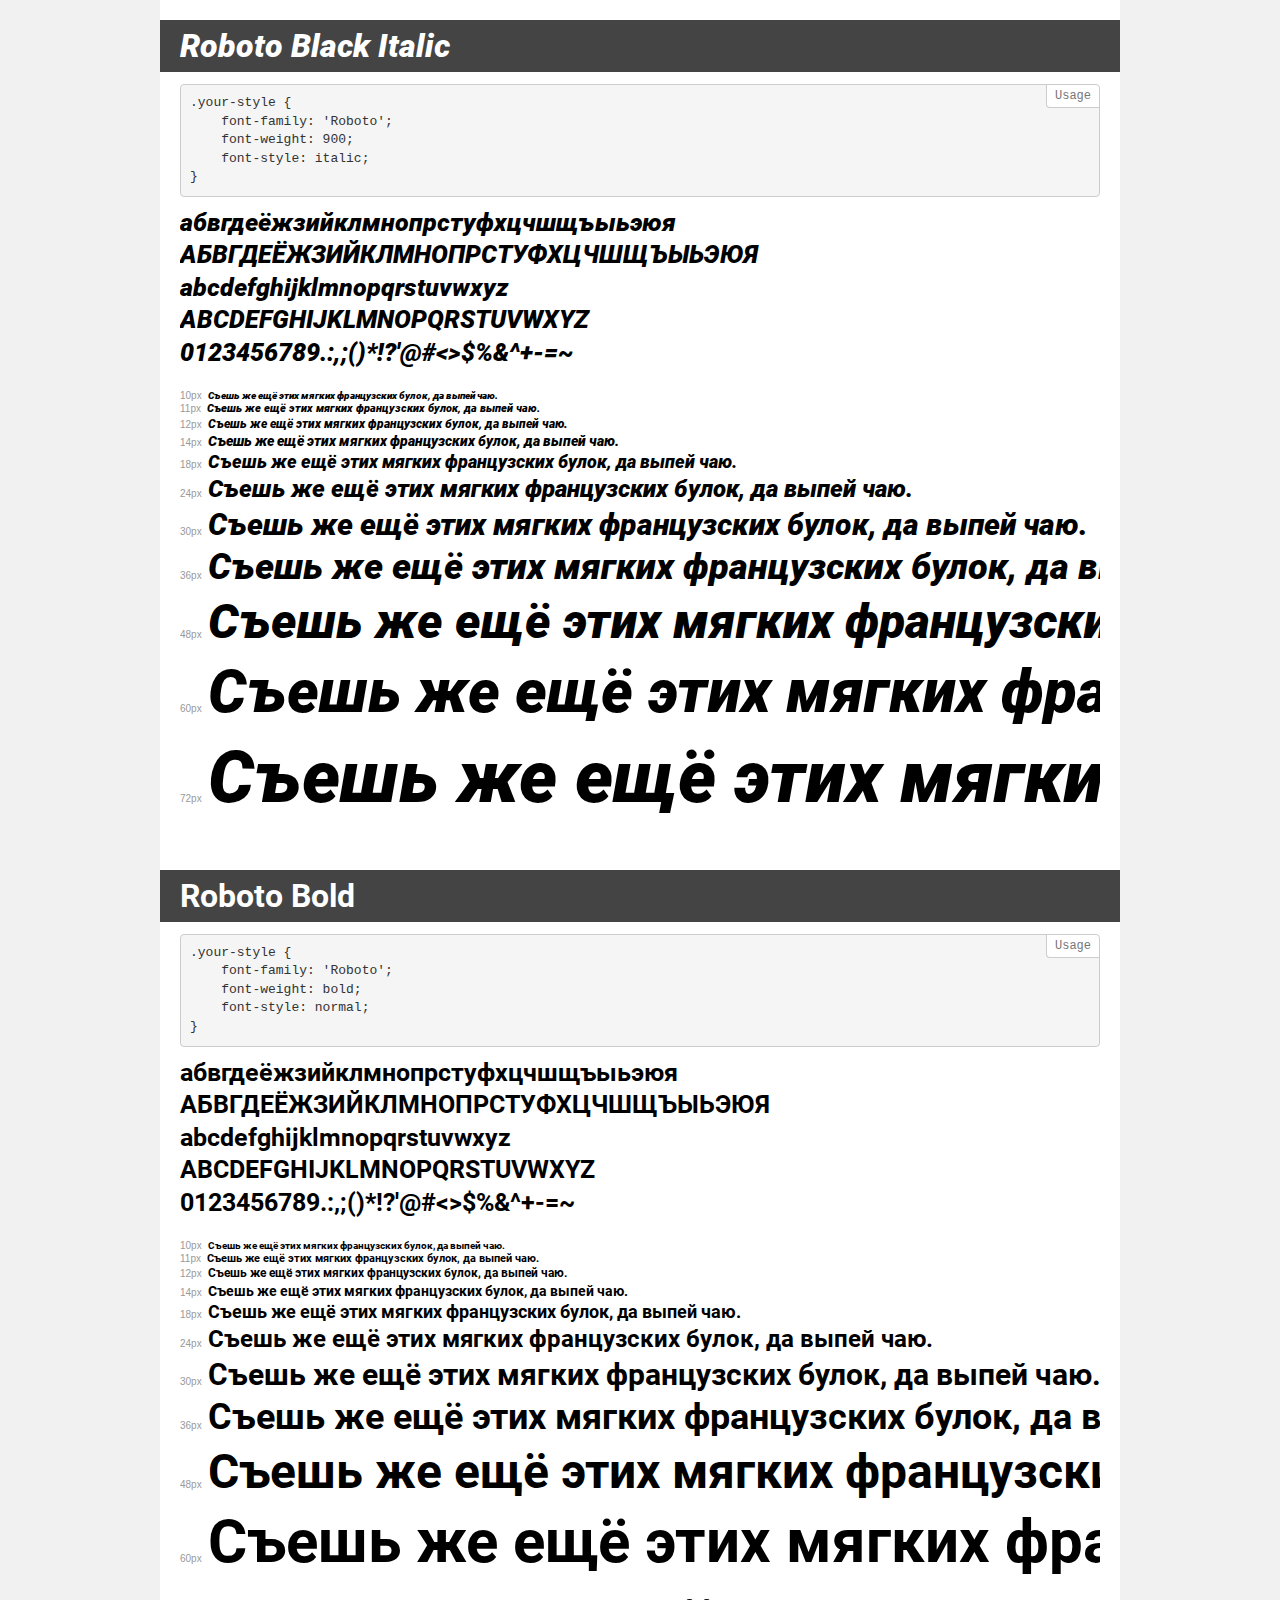
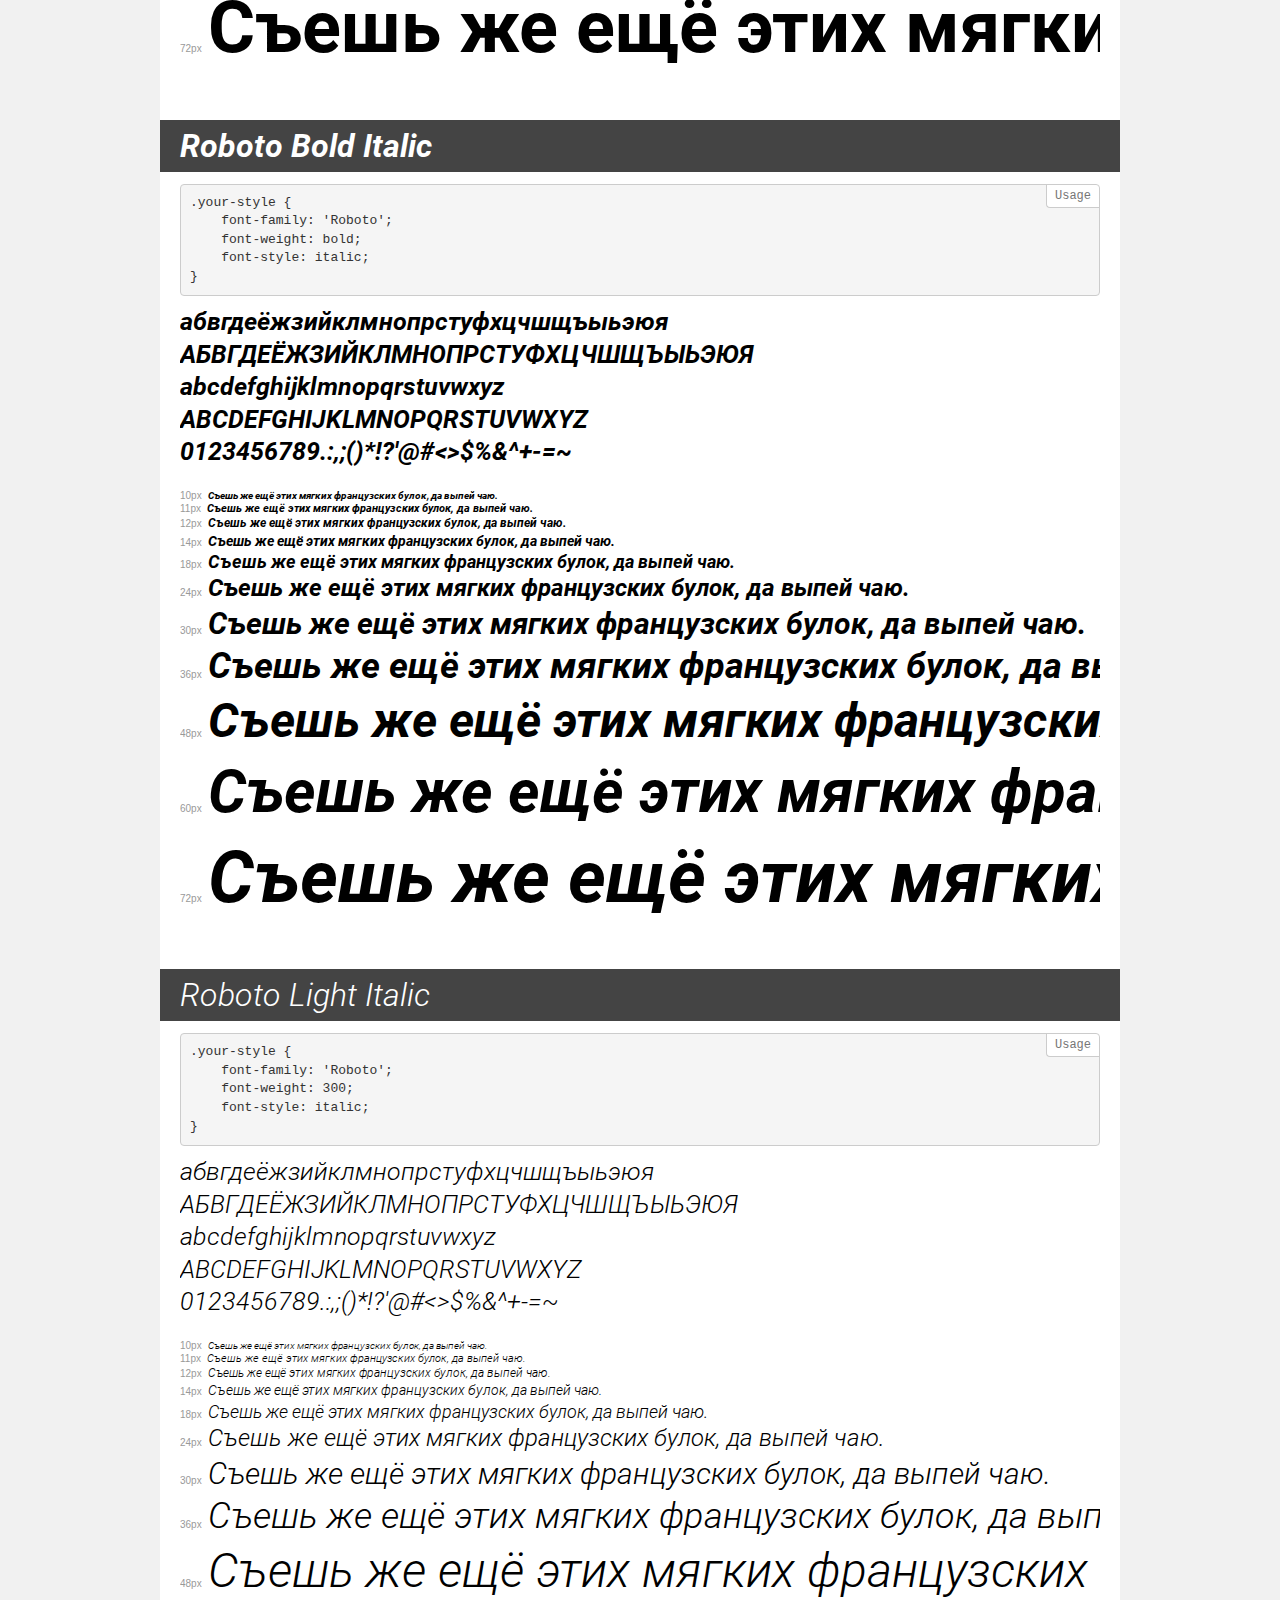
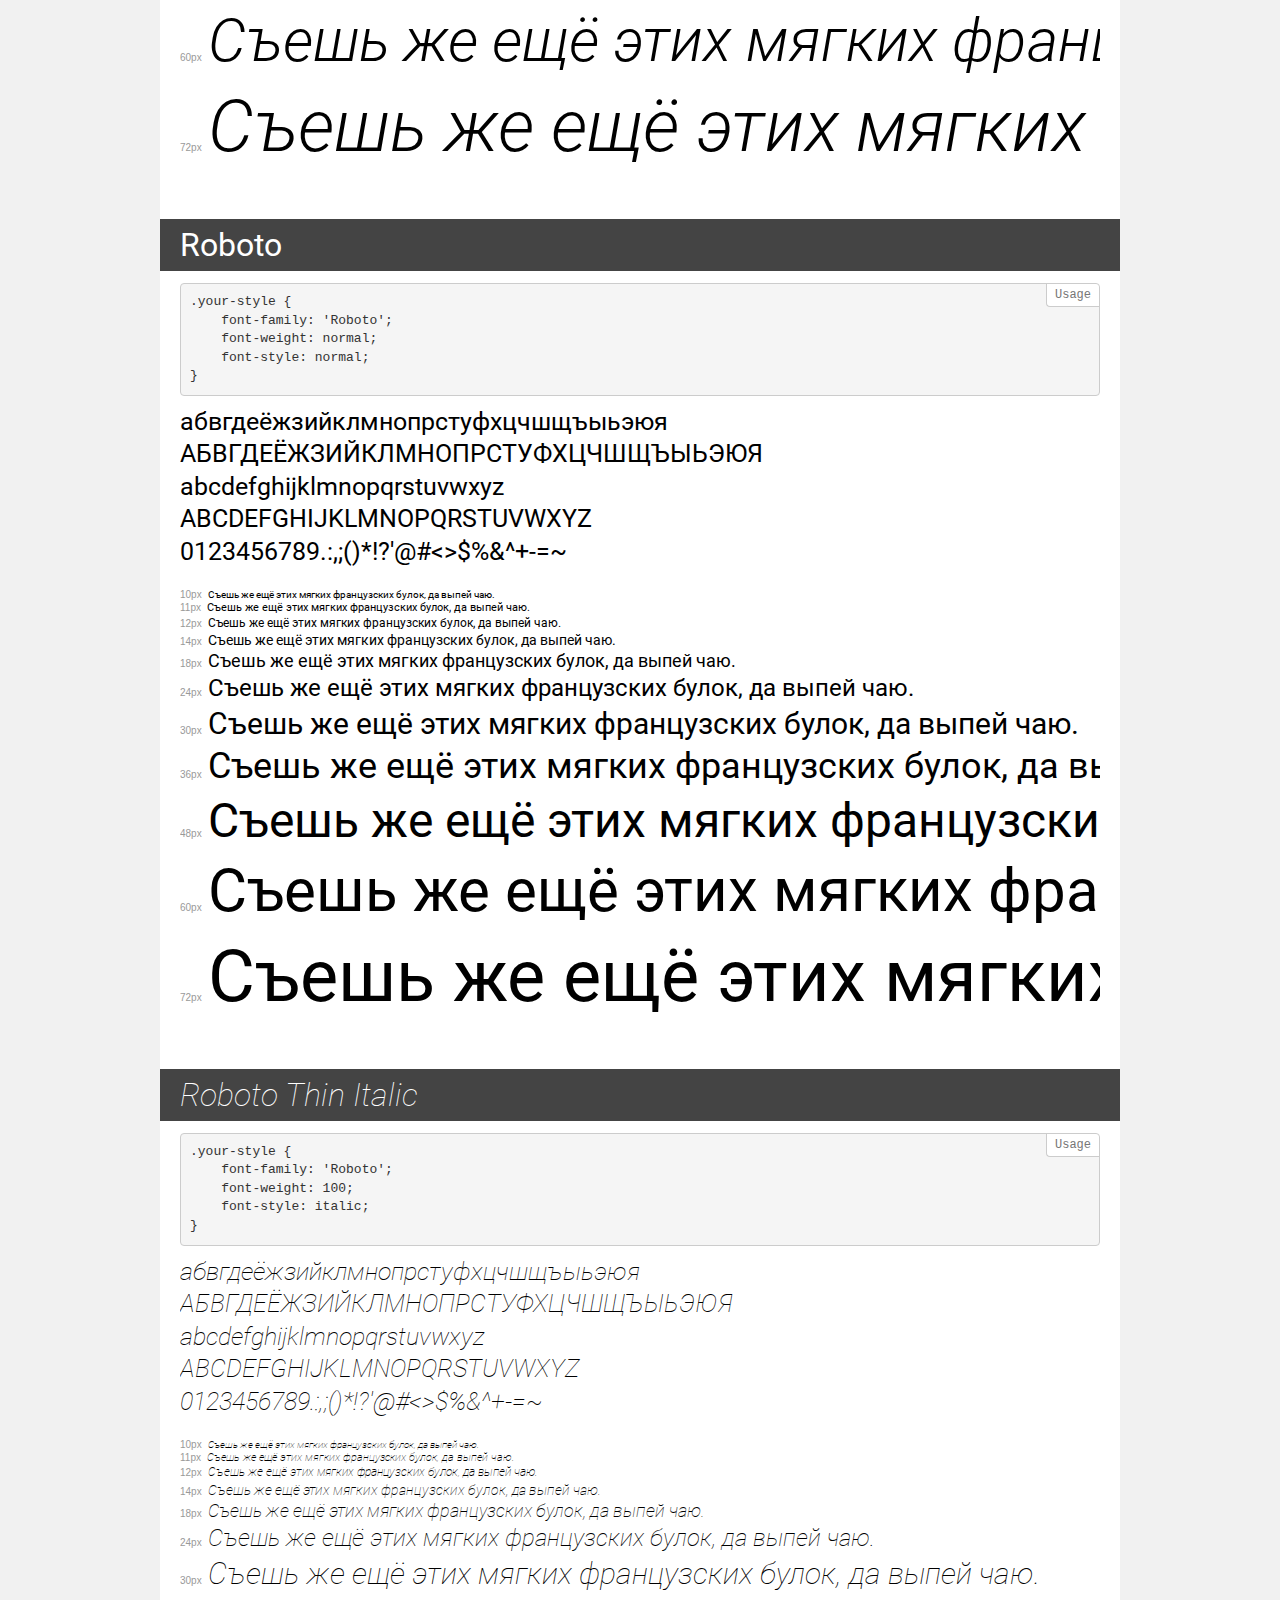
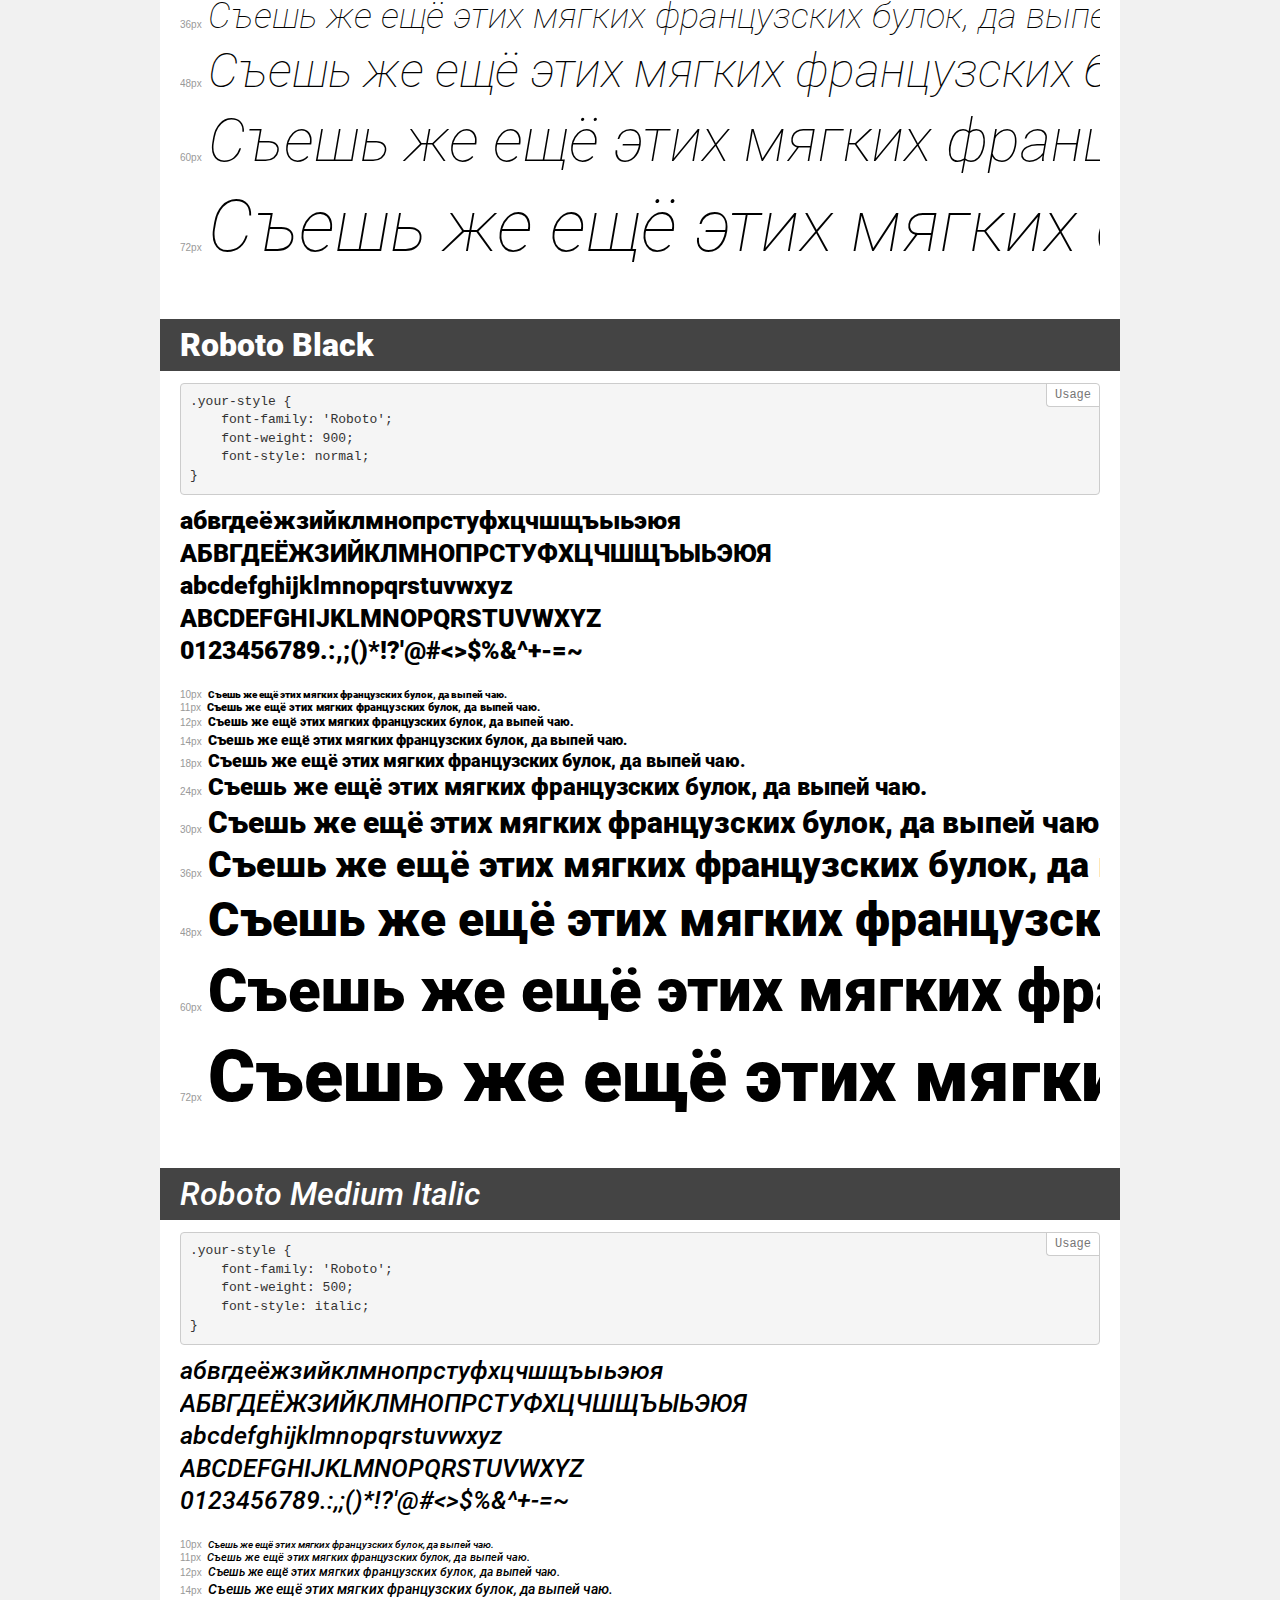
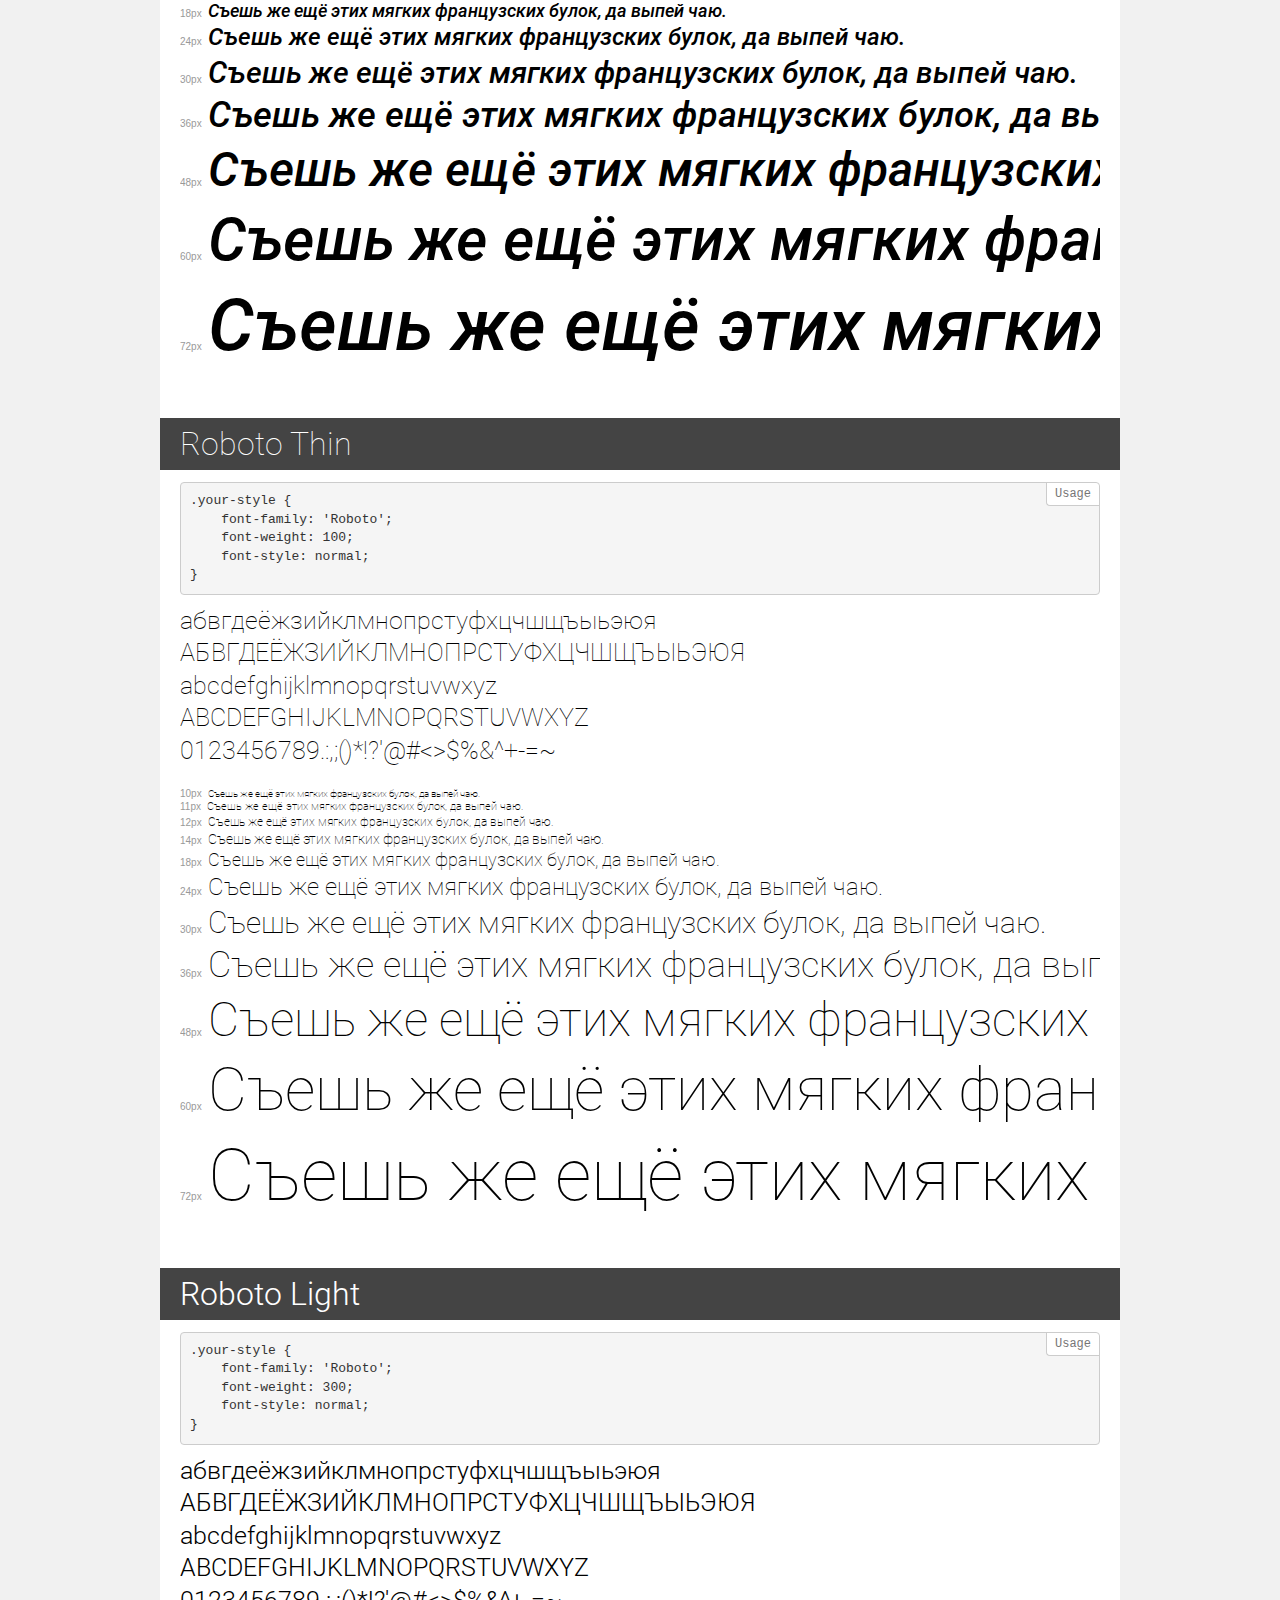
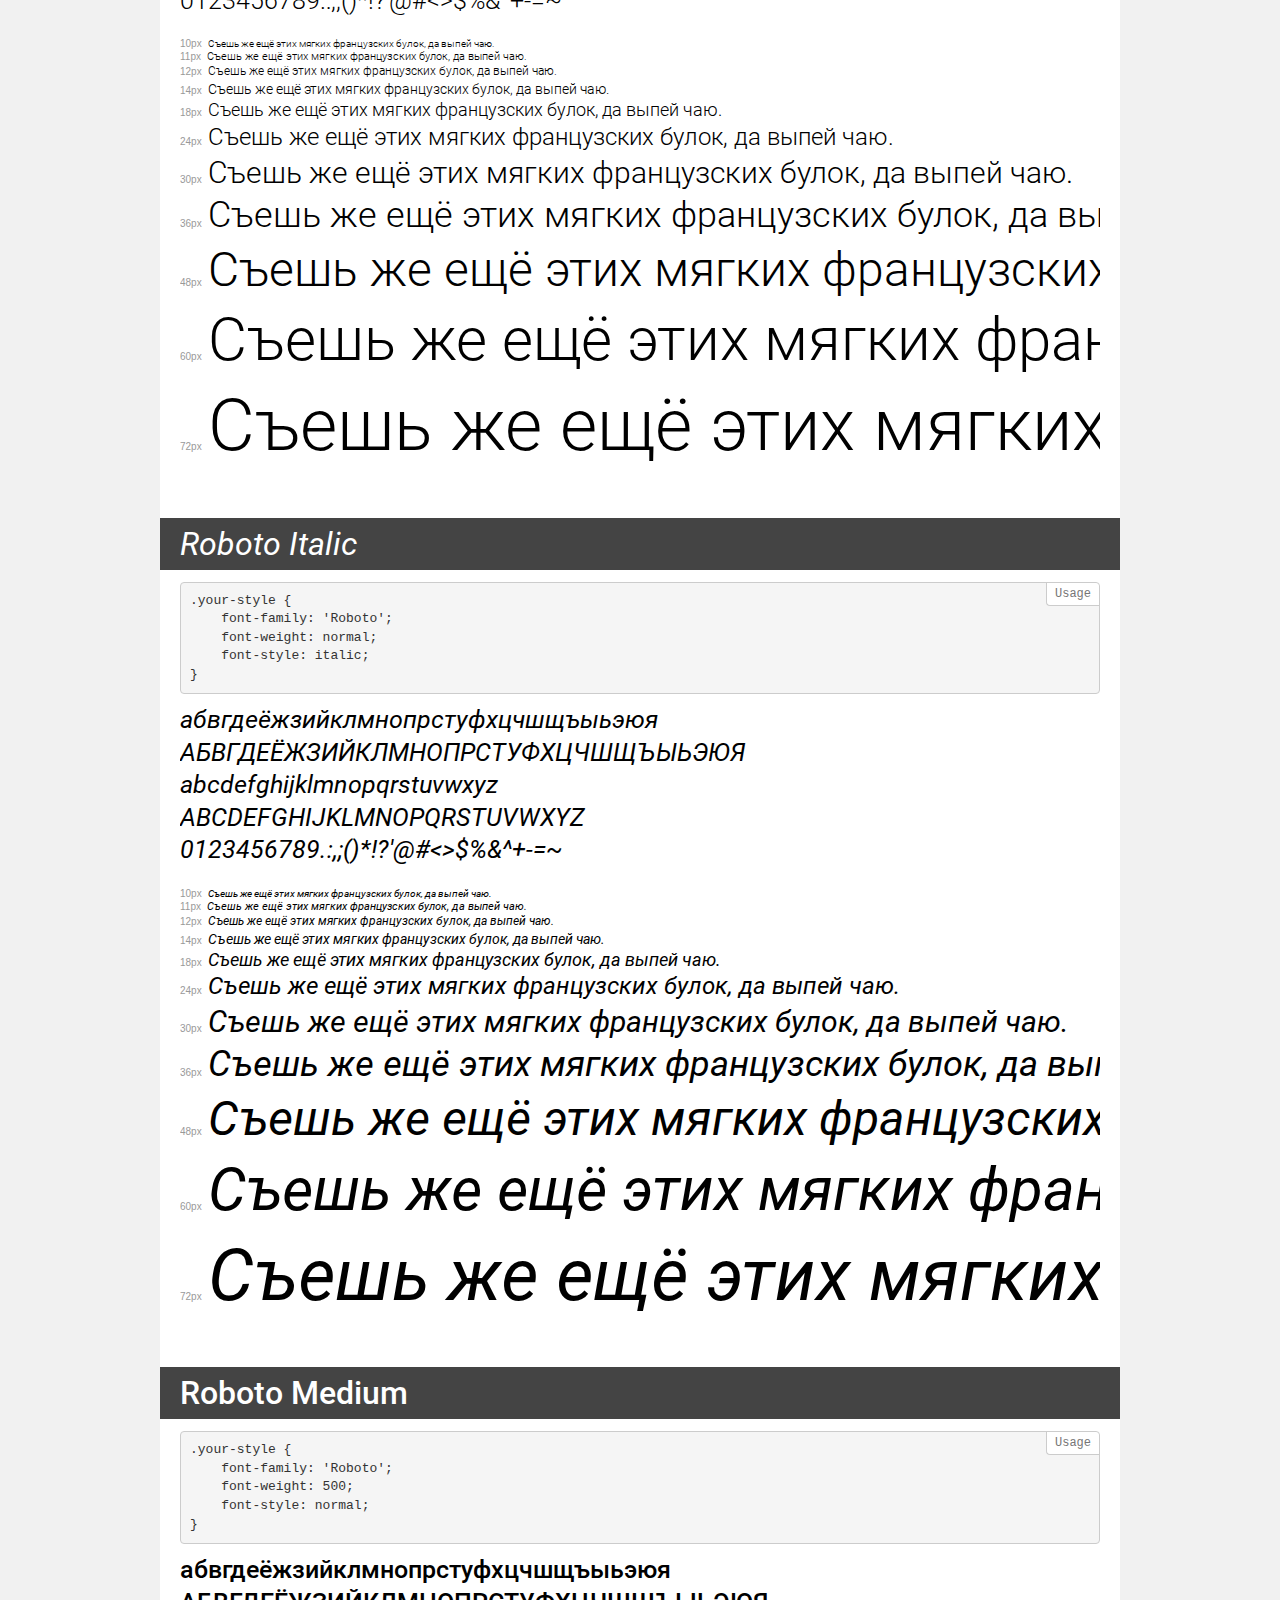
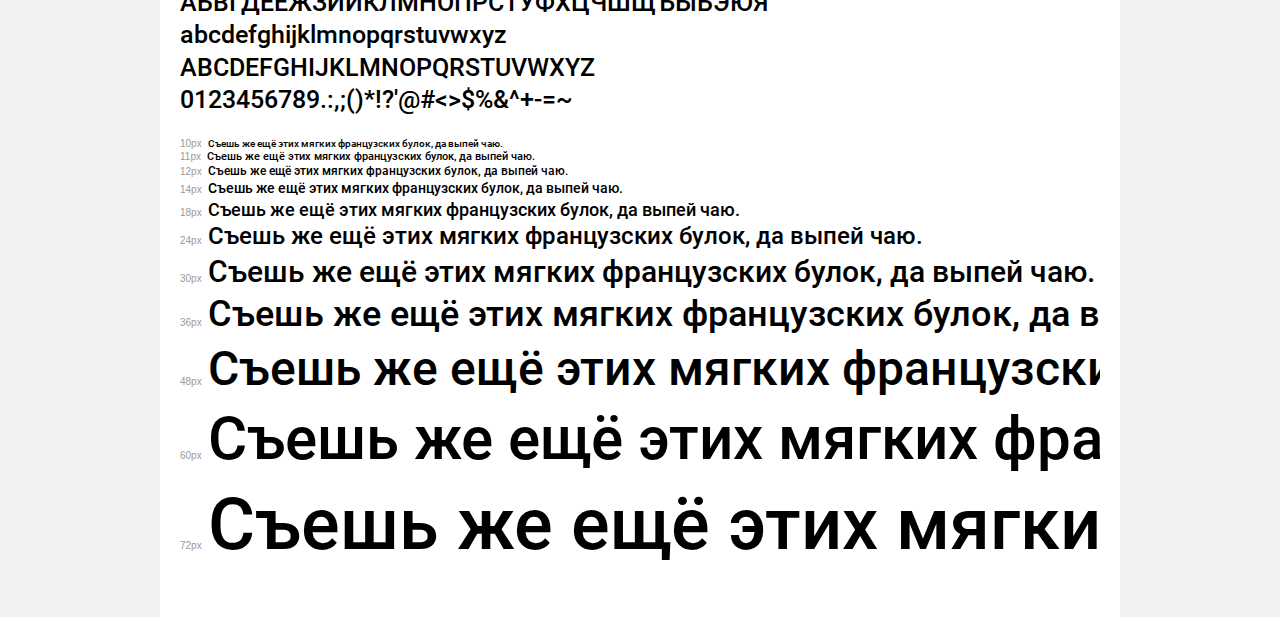
<file: assets/font/demo.html>
<!DOCTYPE html>
<html>
<head>
    <meta charset="utf-8">
    <meta http-equiv="X-UA-Compatible" content="IE=edge">
    <meta name="viewport" content="width=device-width, initial-scale=1">
    <meta name="robots" content="noindex, noarchive">
    <meta name="format-detection" content="telephone=no">
    <title>Transfonter demo</title>
    <link href="stylesheet.css" rel="stylesheet">
    <style>
        /*
        http://meyerweb.com/eric/tools/css/reset/
        v2.0 | 20110126
        License: none (public domain)
        */
        html, body, div, span, applet, object, iframe,
        h1, h2, h3, h4, h5, h6, p, blockquote, pre,
        a, abbr, acronym, address, big, cite, code,
        del, dfn, em, img, ins, kbd, q, s, samp,
        small, strike, strong, sub, sup, tt, var,
        b, u, i, center,
        dl, dt, dd, ol, ul, li,
        fieldset, form, label, legend,
        table, caption, tbody, tfoot, thead, tr, th, td,
        article, aside, canvas, details, embed,
        figure, figcaption, footer, header, hgroup,
        menu, nav, output, ruby, section, summary,
        time, mark, audio, video {
            margin: 0;
            padding: 0;
            border: 0;
            font-size: 100%;
            font: inherit;
            vertical-align: baseline;
        }
        /* HTML5 display-role reset for older browsers */
        article, aside, details, figcaption, figure,
        footer, header, hgroup, menu, nav, section {
            display: block;
        }
        body {
            line-height: 1;
        }
        ol, ul {
            list-style: none;
        }
        blockquote, q {
            quotes: none;
        }
        blockquote:before, blockquote:after,
        q:before, q:after {
            content: '';
            content: none;
        }
        table {
            border-collapse: collapse;
            border-spacing: 0;
        }
        /* common styles */
        body {
            background: #f1f1f1;
            color: #000;
        }
        .page {
            background: #fff;
            width: 920px;
            margin: 0 auto;
            padding: 20px 20px 0 20px;
            overflow: hidden;
        }
        .font-container {
            overflow-x: auto;
            overflow-y: hidden;
            margin-bottom: 40px;
            line-height: 1.3;
            white-space: nowrap;
            padding-bottom: 5px;
        }
        h1 {
            position: relative;
            background: #444;
            font-size: 32px;
            color: #fff;
            padding: 10px 20px;
            margin: 0 -20px 12px -20px;
        }
        .letters {
            font-size: 25px;
            margin-bottom: 20px;
        }
        .s10:before {
            content: '10px';
        }
        .s11:before {
            content: '11px';
        }
        .s12:before {
            content: '12px';
        }
        .s14:before {
            content: '14px';
        }
        .s18:before {
            content: '18px';
        }
        .s24:before {
            content: '24px';
        }
        .s30:before {
            content: '30px';
        }
        .s36:before {
            content: '36px';
        }
        .s48:before {
            content: '48px';
        }
        .s60:before {
            content: '60px';
        }
        .s72:before {
            content: '72px';
        }
        .s10:before, .s11:before, .s12:before, .s14:before,
        .s18:before, .s24:before, .s30:before, .s36:before,
        .s48:before, .s60:before, .s72:before {
            font-family: Arial, sans-serif;
            font-size: 10px;
            font-weight: normal;
            font-style: normal;
            color: #999;
            padding-right: 6px;
        }
        pre {
            display: block;
            position: relative;
            padding: 9px;
            margin: 0 0 10px;
            font-family: Monaco, Menlo, Consolas, "Courier New", monospace !important;
            font-size: 13px;
            line-height: 1.428571429;
            color: #333;
            font-weight: normal !important;
            font-style: normal !important;
            background-color: #f5f5f5;
            border: 1px solid #ccc;
            overflow-x: auto;
            border-radius: 4px;
        }
        pre:after {
            display: block;
            position: absolute;
            right: 0;
            top: 0;
            content: 'Usage';
            line-height: 1;
            padding: 5px 8px;
            font-size: 12px;
            color: #767676;
            background-color: #fff;
            border: 1px solid #ccc;
            border-right: none;
            border-top: none;
            border-radius: 0 4px 0 4px;
            z-index: 10;
        }
        /* responsive */
        @media (max-width: 959px) {
            .page {
                width: auto;
                margin: 0;
            }
        }
    </style>
</head>
<body>
<div class="page">
    <div class="demo" style="font-family: 'Roboto'; font-weight: 900; font-style: italic;">
        <h1>Roboto Black Italic</h1>
        <pre>.your-style {
    font-family: 'Roboto';
    font-weight: 900;
    font-style: italic;
}</pre>
        <div class="font-container">
            <p class="letters">
                абвгдеёжзийклмнопрстуфхцчшщъыьэюя<br>
АБВГДЕЁЖЗИЙКЛМНОПРСТУФХЦЧШЩЪЫЬЭЮЯ<br>
abcdefghijklmnopqrstuvwxyz<br>
ABCDEFGHIJKLMNOPQRSTUVWXYZ<br>
                0123456789.:,;()*!?'@#<>$%&^+-=~
            </p>
            <p class="s10" style="font-size: 10px;">Съешь же ещё этих мягких французских булок, да выпей чаю.</p>
            <p class="s11" style="font-size: 11px;">Съешь же ещё этих мягких французских булок, да выпей чаю.</p>
            <p class="s12" style="font-size: 12px;">Съешь же ещё этих мягких французских булок, да выпей чаю.</p>
            <p class="s14" style="font-size: 14px;">Съешь же ещё этих мягких французских булок, да выпей чаю.</p>
            <p class="s18" style="font-size: 18px;">Съешь же ещё этих мягких французских булок, да выпей чаю.</p>
            <p class="s24" style="font-size: 24px;">Съешь же ещё этих мягких французских булок, да выпей чаю.</p>
            <p class="s30" style="font-size: 30px;">Съешь же ещё этих мягких французских булок, да выпей чаю.</p>
            <p class="s36" style="font-size: 36px;">Съешь же ещё этих мягких французских булок, да выпей чаю.</p>
            <p class="s48" style="font-size: 48px;">Съешь же ещё этих мягких французских булок, да выпей чаю.</p>
            <p class="s60" style="font-size: 60px;">Съешь же ещё этих мягких французских булок, да выпей чаю.</p>
            <p class="s72" style="font-size: 72px;">Съешь же ещё этих мягких французских булок, да выпей чаю.</p>
        </div>
    </div>
    <div class="demo" style="font-family: 'Roboto'; font-weight: bold; font-style: normal;">
        <h1>Roboto Bold</h1>
        <pre>.your-style {
    font-family: 'Roboto';
    font-weight: bold;
    font-style: normal;
}</pre>
        <div class="font-container">
            <p class="letters">
                абвгдеёжзийклмнопрстуфхцчшщъыьэюя<br>
АБВГДЕЁЖЗИЙКЛМНОПРСТУФХЦЧШЩЪЫЬЭЮЯ<br>
abcdefghijklmnopqrstuvwxyz<br>
ABCDEFGHIJKLMNOPQRSTUVWXYZ<br>
                0123456789.:,;()*!?'@#<>$%&^+-=~
            </p>
            <p class="s10" style="font-size: 10px;">Съешь же ещё этих мягких французских булок, да выпей чаю.</p>
            <p class="s11" style="font-size: 11px;">Съешь же ещё этих мягких французских булок, да выпей чаю.</p>
            <p class="s12" style="font-size: 12px;">Съешь же ещё этих мягких французских булок, да выпей чаю.</p>
            <p class="s14" style="font-size: 14px;">Съешь же ещё этих мягких французских булок, да выпей чаю.</p>
            <p class="s18" style="font-size: 18px;">Съешь же ещё этих мягких французских булок, да выпей чаю.</p>
            <p class="s24" style="font-size: 24px;">Съешь же ещё этих мягких французских булок, да выпей чаю.</p>
            <p class="s30" style="font-size: 30px;">Съешь же ещё этих мягких французских булок, да выпей чаю.</p>
            <p class="s36" style="font-size: 36px;">Съешь же ещё этих мягких французских булок, да выпей чаю.</p>
            <p class="s48" style="font-size: 48px;">Съешь же ещё этих мягких французских булок, да выпей чаю.</p>
            <p class="s60" style="font-size: 60px;">Съешь же ещё этих мягких французских булок, да выпей чаю.</p>
            <p class="s72" style="font-size: 72px;">Съешь же ещё этих мягких французских булок, да выпей чаю.</p>
        </div>
    </div>
    <div class="demo" style="font-family: 'Roboto'; font-weight: bold; font-style: italic;">
        <h1>Roboto Bold Italic</h1>
        <pre>.your-style {
    font-family: 'Roboto';
    font-weight: bold;
    font-style: italic;
}</pre>
        <div class="font-container">
            <p class="letters">
                абвгдеёжзийклмнопрстуфхцчшщъыьэюя<br>
АБВГДЕЁЖЗИЙКЛМНОПРСТУФХЦЧШЩЪЫЬЭЮЯ<br>
abcdefghijklmnopqrstuvwxyz<br>
ABCDEFGHIJKLMNOPQRSTUVWXYZ<br>
                0123456789.:,;()*!?'@#<>$%&^+-=~
            </p>
            <p class="s10" style="font-size: 10px;">Съешь же ещё этих мягких французских булок, да выпей чаю.</p>
            <p class="s11" style="font-size: 11px;">Съешь же ещё этих мягких французских булок, да выпей чаю.</p>
            <p class="s12" style="font-size: 12px;">Съешь же ещё этих мягких французских булок, да выпей чаю.</p>
            <p class="s14" style="font-size: 14px;">Съешь же ещё этих мягких французских булок, да выпей чаю.</p>
            <p class="s18" style="font-size: 18px;">Съешь же ещё этих мягких французских булок, да выпей чаю.</p>
            <p class="s24" style="font-size: 24px;">Съешь же ещё этих мягких французских булок, да выпей чаю.</p>
            <p class="s30" style="font-size: 30px;">Съешь же ещё этих мягких французских булок, да выпей чаю.</p>
            <p class="s36" style="font-size: 36px;">Съешь же ещё этих мягких французских булок, да выпей чаю.</p>
            <p class="s48" style="font-size: 48px;">Съешь же ещё этих мягких французских булок, да выпей чаю.</p>
            <p class="s60" style="font-size: 60px;">Съешь же ещё этих мягких французских булок, да выпей чаю.</p>
            <p class="s72" style="font-size: 72px;">Съешь же ещё этих мягких французских булок, да выпей чаю.</p>
        </div>
    </div>
    <div class="demo" style="font-family: 'Roboto'; font-weight: 300; font-style: italic;">
        <h1>Roboto Light Italic</h1>
        <pre>.your-style {
    font-family: 'Roboto';
    font-weight: 300;
    font-style: italic;
}</pre>
        <div class="font-container">
            <p class="letters">
                абвгдеёжзийклмнопрстуфхцчшщъыьэюя<br>
АБВГДЕЁЖЗИЙКЛМНОПРСТУФХЦЧШЩЪЫЬЭЮЯ<br>
abcdefghijklmnopqrstuvwxyz<br>
ABCDEFGHIJKLMNOPQRSTUVWXYZ<br>
                0123456789.:,;()*!?'@#<>$%&^+-=~
            </p>
            <p class="s10" style="font-size: 10px;">Съешь же ещё этих мягких французских булок, да выпей чаю.</p>
            <p class="s11" style="font-size: 11px;">Съешь же ещё этих мягких французских булок, да выпей чаю.</p>
            <p class="s12" style="font-size: 12px;">Съешь же ещё этих мягких французских булок, да выпей чаю.</p>
            <p class="s14" style="font-size: 14px;">Съешь же ещё этих мягких французских булок, да выпей чаю.</p>
            <p class="s18" style="font-size: 18px;">Съешь же ещё этих мягких французских булок, да выпей чаю.</p>
            <p class="s24" style="font-size: 24px;">Съешь же ещё этих мягких французских булок, да выпей чаю.</p>
            <p class="s30" style="font-size: 30px;">Съешь же ещё этих мягких французских булок, да выпей чаю.</p>
            <p class="s36" style="font-size: 36px;">Съешь же ещё этих мягких французских булок, да выпей чаю.</p>
            <p class="s48" style="font-size: 48px;">Съешь же ещё этих мягких французских булок, да выпей чаю.</p>
            <p class="s60" style="font-size: 60px;">Съешь же ещё этих мягких французских булок, да выпей чаю.</p>
            <p class="s72" style="font-size: 72px;">Съешь же ещё этих мягких французских булок, да выпей чаю.</p>
        </div>
    </div>
    <div class="demo" style="font-family: 'Roboto'; font-weight: normal; font-style: normal;">
        <h1>Roboto</h1>
        <pre>.your-style {
    font-family: 'Roboto';
    font-weight: normal;
    font-style: normal;
}</pre>
        <div class="font-container">
            <p class="letters">
                абвгдеёжзийклмнопрстуфхцчшщъыьэюя<br>
АБВГДЕЁЖЗИЙКЛМНОПРСТУФХЦЧШЩЪЫЬЭЮЯ<br>
abcdefghijklmnopqrstuvwxyz<br>
ABCDEFGHIJKLMNOPQRSTUVWXYZ<br>
                0123456789.:,;()*!?'@#<>$%&^+-=~
            </p>
            <p class="s10" style="font-size: 10px;">Съешь же ещё этих мягких французских булок, да выпей чаю.</p>
            <p class="s11" style="font-size: 11px;">Съешь же ещё этих мягких французских булок, да выпей чаю.</p>
            <p class="s12" style="font-size: 12px;">Съешь же ещё этих мягких французских булок, да выпей чаю.</p>
            <p class="s14" style="font-size: 14px;">Съешь же ещё этих мягких французских булок, да выпей чаю.</p>
            <p class="s18" style="font-size: 18px;">Съешь же ещё этих мягких французских булок, да выпей чаю.</p>
            <p class="s24" style="font-size: 24px;">Съешь же ещё этих мягких французских булок, да выпей чаю.</p>
            <p class="s30" style="font-size: 30px;">Съешь же ещё этих мягких французских булок, да выпей чаю.</p>
            <p class="s36" style="font-size: 36px;">Съешь же ещё этих мягких французских булок, да выпей чаю.</p>
            <p class="s48" style="font-size: 48px;">Съешь же ещё этих мягких французских булок, да выпей чаю.</p>
            <p class="s60" style="font-size: 60px;">Съешь же ещё этих мягких французских булок, да выпей чаю.</p>
            <p class="s72" style="font-size: 72px;">Съешь же ещё этих мягких французских булок, да выпей чаю.</p>
        </div>
    </div>
    <div class="demo" style="font-family: 'Roboto'; font-weight: 100; font-style: italic;">
        <h1>Roboto Thin Italic</h1>
        <pre>.your-style {
    font-family: 'Roboto';
    font-weight: 100;
    font-style: italic;
}</pre>
        <div class="font-container">
            <p class="letters">
                абвгдеёжзийклмнопрстуфхцчшщъыьэюя<br>
АБВГДЕЁЖЗИЙКЛМНОПРСТУФХЦЧШЩЪЫЬЭЮЯ<br>
abcdefghijklmnopqrstuvwxyz<br>
ABCDEFGHIJKLMNOPQRSTUVWXYZ<br>
                0123456789.:,;()*!?'@#<>$%&^+-=~
            </p>
            <p class="s10" style="font-size: 10px;">Съешь же ещё этих мягких французских булок, да выпей чаю.</p>
            <p class="s11" style="font-size: 11px;">Съешь же ещё этих мягких французских булок, да выпей чаю.</p>
            <p class="s12" style="font-size: 12px;">Съешь же ещё этих мягких французских булок, да выпей чаю.</p>
            <p class="s14" style="font-size: 14px;">Съешь же ещё этих мягких французских булок, да выпей чаю.</p>
            <p class="s18" style="font-size: 18px;">Съешь же ещё этих мягких французских булок, да выпей чаю.</p>
            <p class="s24" style="font-size: 24px;">Съешь же ещё этих мягких французских булок, да выпей чаю.</p>
            <p class="s30" style="font-size: 30px;">Съешь же ещё этих мягких французских булок, да выпей чаю.</p>
            <p class="s36" style="font-size: 36px;">Съешь же ещё этих мягких французских булок, да выпей чаю.</p>
            <p class="s48" style="font-size: 48px;">Съешь же ещё этих мягких французских булок, да выпей чаю.</p>
            <p class="s60" style="font-size: 60px;">Съешь же ещё этих мягких французских булок, да выпей чаю.</p>
            <p class="s72" style="font-size: 72px;">Съешь же ещё этих мягких французских булок, да выпей чаю.</p>
        </div>
    </div>
    <div class="demo" style="font-family: 'Roboto'; font-weight: 900; font-style: normal;">
        <h1>Roboto Black</h1>
        <pre>.your-style {
    font-family: 'Roboto';
    font-weight: 900;
    font-style: normal;
}</pre>
        <div class="font-container">
            <p class="letters">
                абвгдеёжзийклмнопрстуфхцчшщъыьэюя<br>
АБВГДЕЁЖЗИЙКЛМНОПРСТУФХЦЧШЩЪЫЬЭЮЯ<br>
abcdefghijklmnopqrstuvwxyz<br>
ABCDEFGHIJKLMNOPQRSTUVWXYZ<br>
                0123456789.:,;()*!?'@#<>$%&^+-=~
            </p>
            <p class="s10" style="font-size: 10px;">Съешь же ещё этих мягких французских булок, да выпей чаю.</p>
            <p class="s11" style="font-size: 11px;">Съешь же ещё этих мягких французских булок, да выпей чаю.</p>
            <p class="s12" style="font-size: 12px;">Съешь же ещё этих мягких французских булок, да выпей чаю.</p>
            <p class="s14" style="font-size: 14px;">Съешь же ещё этих мягких французских булок, да выпей чаю.</p>
            <p class="s18" style="font-size: 18px;">Съешь же ещё этих мягких французских булок, да выпей чаю.</p>
            <p class="s24" style="font-size: 24px;">Съешь же ещё этих мягких французских булок, да выпей чаю.</p>
            <p class="s30" style="font-size: 30px;">Съешь же ещё этих мягких французских булок, да выпей чаю.</p>
            <p class="s36" style="font-size: 36px;">Съешь же ещё этих мягких французских булок, да выпей чаю.</p>
            <p class="s48" style="font-size: 48px;">Съешь же ещё этих мягких французских булок, да выпей чаю.</p>
            <p class="s60" style="font-size: 60px;">Съешь же ещё этих мягких французских булок, да выпей чаю.</p>
            <p class="s72" style="font-size: 72px;">Съешь же ещё этих мягких французских булок, да выпей чаю.</p>
        </div>
    </div>
    <div class="demo" style="font-family: 'Roboto'; font-weight: 500; font-style: italic;">
        <h1>Roboto Medium Italic</h1>
        <pre>.your-style {
    font-family: 'Roboto';
    font-weight: 500;
    font-style: italic;
}</pre>
        <div class="font-container">
            <p class="letters">
                абвгдеёжзийклмнопрстуфхцчшщъыьэюя<br>
АБВГДЕЁЖЗИЙКЛМНОПРСТУФХЦЧШЩЪЫЬЭЮЯ<br>
abcdefghijklmnopqrstuvwxyz<br>
ABCDEFGHIJKLMNOPQRSTUVWXYZ<br>
                0123456789.:,;()*!?'@#<>$%&^+-=~
            </p>
            <p class="s10" style="font-size: 10px;">Съешь же ещё этих мягких французских булок, да выпей чаю.</p>
            <p class="s11" style="font-size: 11px;">Съешь же ещё этих мягких французских булок, да выпей чаю.</p>
            <p class="s12" style="font-size: 12px;">Съешь же ещё этих мягких французских булок, да выпей чаю.</p>
            <p class="s14" style="font-size: 14px;">Съешь же ещё этих мягких французских булок, да выпей чаю.</p>
            <p class="s18" style="font-size: 18px;">Съешь же ещё этих мягких французских булок, да выпей чаю.</p>
            <p class="s24" style="font-size: 24px;">Съешь же ещё этих мягких французских булок, да выпей чаю.</p>
            <p class="s30" style="font-size: 30px;">Съешь же ещё этих мягких французских булок, да выпей чаю.</p>
            <p class="s36" style="font-size: 36px;">Съешь же ещё этих мягких французских булок, да выпей чаю.</p>
            <p class="s48" style="font-size: 48px;">Съешь же ещё этих мягких французских булок, да выпей чаю.</p>
            <p class="s60" style="font-size: 60px;">Съешь же ещё этих мягких французских булок, да выпей чаю.</p>
            <p class="s72" style="font-size: 72px;">Съешь же ещё этих мягких французских булок, да выпей чаю.</p>
        </div>
    </div>
    <div class="demo" style="font-family: 'Roboto'; font-weight: 100; font-style: normal;">
        <h1>Roboto Thin</h1>
        <pre>.your-style {
    font-family: 'Roboto';
    font-weight: 100;
    font-style: normal;
}</pre>
        <div class="font-container">
            <p class="letters">
                абвгдеёжзийклмнопрстуфхцчшщъыьэюя<br>
АБВГДЕЁЖЗИЙКЛМНОПРСТУФХЦЧШЩЪЫЬЭЮЯ<br>
abcdefghijklmnopqrstuvwxyz<br>
ABCDEFGHIJKLMNOPQRSTUVWXYZ<br>
                0123456789.:,;()*!?'@#<>$%&^+-=~
            </p>
            <p class="s10" style="font-size: 10px;">Съешь же ещё этих мягких французских булок, да выпей чаю.</p>
            <p class="s11" style="font-size: 11px;">Съешь же ещё этих мягких французских булок, да выпей чаю.</p>
            <p class="s12" style="font-size: 12px;">Съешь же ещё этих мягких французских булок, да выпей чаю.</p>
            <p class="s14" style="font-size: 14px;">Съешь же ещё этих мягких французских булок, да выпей чаю.</p>
            <p class="s18" style="font-size: 18px;">Съешь же ещё этих мягких французских булок, да выпей чаю.</p>
            <p class="s24" style="font-size: 24px;">Съешь же ещё этих мягких французских булок, да выпей чаю.</p>
            <p class="s30" style="font-size: 30px;">Съешь же ещё этих мягких французских булок, да выпей чаю.</p>
            <p class="s36" style="font-size: 36px;">Съешь же ещё этих мягких французских булок, да выпей чаю.</p>
            <p class="s48" style="font-size: 48px;">Съешь же ещё этих мягких французских булок, да выпей чаю.</p>
            <p class="s60" style="font-size: 60px;">Съешь же ещё этих мягких французских булок, да выпей чаю.</p>
            <p class="s72" style="font-size: 72px;">Съешь же ещё этих мягких французских булок, да выпей чаю.</p>
        </div>
    </div>
    <div class="demo" style="font-family: 'Roboto'; font-weight: 300; font-style: normal;">
        <h1>Roboto Light</h1>
        <pre>.your-style {
    font-family: 'Roboto';
    font-weight: 300;
    font-style: normal;
}</pre>
        <div class="font-container">
            <p class="letters">
                абвгдеёжзийклмнопрстуфхцчшщъыьэюя<br>
АБВГДЕЁЖЗИЙКЛМНОПРСТУФХЦЧШЩЪЫЬЭЮЯ<br>
abcdefghijklmnopqrstuvwxyz<br>
ABCDEFGHIJKLMNOPQRSTUVWXYZ<br>
                0123456789.:,;()*!?'@#<>$%&^+-=~
            </p>
            <p class="s10" style="font-size: 10px;">Съешь же ещё этих мягких французских булок, да выпей чаю.</p>
            <p class="s11" style="font-size: 11px;">Съешь же ещё этих мягких французских булок, да выпей чаю.</p>
            <p class="s12" style="font-size: 12px;">Съешь же ещё этих мягких французских булок, да выпей чаю.</p>
            <p class="s14" style="font-size: 14px;">Съешь же ещё этих мягких французских булок, да выпей чаю.</p>
            <p class="s18" style="font-size: 18px;">Съешь же ещё этих мягких французских булок, да выпей чаю.</p>
            <p class="s24" style="font-size: 24px;">Съешь же ещё этих мягких французских булок, да выпей чаю.</p>
            <p class="s30" style="font-size: 30px;">Съешь же ещё этих мягких французских булок, да выпей чаю.</p>
            <p class="s36" style="font-size: 36px;">Съешь же ещё этих мягких французских булок, да выпей чаю.</p>
            <p class="s48" style="font-size: 48px;">Съешь же ещё этих мягких французских булок, да выпей чаю.</p>
            <p class="s60" style="font-size: 60px;">Съешь же ещё этих мягких французских булок, да выпей чаю.</p>
            <p class="s72" style="font-size: 72px;">Съешь же ещё этих мягких французских булок, да выпей чаю.</p>
        </div>
    </div>
    <div class="demo" style="font-family: 'Roboto'; font-weight: normal; font-style: italic;">
        <h1>Roboto Italic</h1>
        <pre>.your-style {
    font-family: 'Roboto';
    font-weight: normal;
    font-style: italic;
}</pre>
        <div class="font-container">
            <p class="letters">
                абвгдеёжзийклмнопрстуфхцчшщъыьэюя<br>
АБВГДЕЁЖЗИЙКЛМНОПРСТУФХЦЧШЩЪЫЬЭЮЯ<br>
abcdefghijklmnopqrstuvwxyz<br>
ABCDEFGHIJKLMNOPQRSTUVWXYZ<br>
                0123456789.:,;()*!?'@#<>$%&^+-=~
            </p>
            <p class="s10" style="font-size: 10px;">Съешь же ещё этих мягких французских булок, да выпей чаю.</p>
            <p class="s11" style="font-size: 11px;">Съешь же ещё этих мягких французских булок, да выпей чаю.</p>
            <p class="s12" style="font-size: 12px;">Съешь же ещё этих мягких французских булок, да выпей чаю.</p>
            <p class="s14" style="font-size: 14px;">Съешь же ещё этих мягких французских булок, да выпей чаю.</p>
            <p class="s18" style="font-size: 18px;">Съешь же ещё этих мягких французских булок, да выпей чаю.</p>
            <p class="s24" style="font-size: 24px;">Съешь же ещё этих мягких французских булок, да выпей чаю.</p>
            <p class="s30" style="font-size: 30px;">Съешь же ещё этих мягких французских булок, да выпей чаю.</p>
            <p class="s36" style="font-size: 36px;">Съешь же ещё этих мягких французских булок, да выпей чаю.</p>
            <p class="s48" style="font-size: 48px;">Съешь же ещё этих мягких французских булок, да выпей чаю.</p>
            <p class="s60" style="font-size: 60px;">Съешь же ещё этих мягких французских булок, да выпей чаю.</p>
            <p class="s72" style="font-size: 72px;">Съешь же ещё этих мягких французских булок, да выпей чаю.</p>
        </div>
    </div>
    <div class="demo" style="font-family: 'Roboto'; font-weight: 500; font-style: normal;">
        <h1>Roboto Medium</h1>
        <pre>.your-style {
    font-family: 'Roboto';
    font-weight: 500;
    font-style: normal;
}</pre>
        <div class="font-container">
            <p class="letters">
                абвгдеёжзийклмнопрстуфхцчшщъыьэюя<br>
АБВГДЕЁЖЗИЙКЛМНОПРСТУФХЦЧШЩЪЫЬЭЮЯ<br>
abcdefghijklmnopqrstuvwxyz<br>
ABCDEFGHIJKLMNOPQRSTUVWXYZ<br>
                0123456789.:,;()*!?'@#<>$%&^+-=~
            </p>
            <p class="s10" style="font-size: 10px;">Съешь же ещё этих мягких французских булок, да выпей чаю.</p>
            <p class="s11" style="font-size: 11px;">Съешь же ещё этих мягких французских булок, да выпей чаю.</p>
            <p class="s12" style="font-size: 12px;">Съешь же ещё этих мягких французских булок, да выпей чаю.</p>
            <p class="s14" style="font-size: 14px;">Съешь же ещё этих мягких французских булок, да выпей чаю.</p>
            <p class="s18" style="font-size: 18px;">Съешь же ещё этих мягких французских булок, да выпей чаю.</p>
            <p class="s24" style="font-size: 24px;">Съешь же ещё этих мягких французских булок, да выпей чаю.</p>
            <p class="s30" style="font-size: 30px;">Съешь же ещё этих мягких французских булок, да выпей чаю.</p>
            <p class="s36" style="font-size: 36px;">Съешь же ещё этих мягких французских булок, да выпей чаю.</p>
            <p class="s48" style="font-size: 48px;">Съешь же ещё этих мягких французских булок, да выпей чаю.</p>
            <p class="s60" style="font-size: 60px;">Съешь же ещё этих мягких французских булок, да выпей чаю.</p>
            <p class="s72" style="font-size: 72px;">Съешь же ещё этих мягких французских булок, да выпей чаю.</p>
        </div>
    </div>
</div>
</body>
</html>
</file>
<file: assets/font/stylesheet.css>
@font-face {
    font-family: 'Roboto';
    src: url('Roboto-BlackItalic.eot');
    src: local('Roboto Black Italic'), local('Roboto-BlackItalic'),
        url('Roboto-BlackItalic.eot?#iefix') format('embedded-opentype'),
        url('Roboto-BlackItalic.woff2') format('woff2'),
        url('Roboto-BlackItalic.woff') format('woff'),
        url('Roboto-BlackItalic.ttf') format('truetype');
    font-weight: 900;
    font-style: italic;
}

@font-face {
    font-family: 'Roboto';
    src: url('Roboto-Bold.eot');
    src: local('Roboto Bold'), local('Roboto-Bold'),
        url('Roboto-Bold.eot?#iefix') format('embedded-opentype'),
        url('Roboto-Bold.woff2') format('woff2'),
        url('Roboto-Bold.woff') format('woff'),
        url('Roboto-Bold.ttf') format('truetype');
    font-weight: bold;
    font-style: normal;
}

@font-face {
    font-family: 'Roboto';
    src: url('Roboto-BoldItalic.eot');
    src: local('Roboto Bold Italic'), local('Roboto-BoldItalic'),
        url('Roboto-BoldItalic.eot?#iefix') format('embedded-opentype'),
        url('Roboto-BoldItalic.woff2') format('woff2'),
        url('Roboto-BoldItalic.woff') format('woff'),
        url('Roboto-BoldItalic.ttf') format('truetype');
    font-weight: bold;
    font-style: italic;
}

@font-face {
    font-family: 'Roboto';
    src: url('Roboto-LightItalic.eot');
    src: local('Roboto Light Italic'), local('Roboto-LightItalic'),
        url('Roboto-LightItalic.eot?#iefix') format('embedded-opentype'),
        url('Roboto-LightItalic.woff2') format('woff2'),
        url('Roboto-LightItalic.woff') format('woff'),
        url('Roboto-LightItalic.ttf') format('truetype');
    font-weight: 300;
    font-style: italic;
}

@font-face {
    font-family: 'Roboto';
    src: url('Roboto-Regular.eot');
    src: local('Roboto'), local('Roboto-Regular'),
        url('Roboto-Regular.eot?#iefix') format('embedded-opentype'),
        url('Roboto-Regular.woff2') format('woff2'),
        url('Roboto-Regular.woff') format('woff'),
        url('Roboto-Regular.ttf') format('truetype');
    font-weight: normal;
    font-style: normal;
}

@font-face {
    font-family: 'Roboto';
    src: url('Roboto-ThinItalic.eot');
    src: local('Roboto Thin Italic'), local('Roboto-ThinItalic'),
        url('Roboto-ThinItalic.eot?#iefix') format('embedded-opentype'),
        url('Roboto-ThinItalic.woff2') format('woff2'),
        url('Roboto-ThinItalic.woff') format('woff'),
        url('Roboto-ThinItalic.ttf') format('truetype');
    font-weight: 100;
    font-style: italic;
}

@font-face {
    font-family: 'Roboto';
    src: url('Roboto-Black.eot');
    src: local('Roboto Black'), local('Roboto-Black'),
        url('Roboto-Black.eot?#iefix') format('embedded-opentype'),
        url('Roboto-Black.woff2') format('woff2'),
        url('Roboto-Black.woff') format('woff'),
        url('Roboto-Black.ttf') format('truetype');
    font-weight: 900;
    font-style: normal;
}

@font-face {
    font-family: 'Roboto';
    src: url('Roboto-MediumItalic.eot');
    src: local('Roboto Medium Italic'), local('Roboto-MediumItalic'),
        url('Roboto-MediumItalic.eot?#iefix') format('embedded-opentype'),
        url('Roboto-MediumItalic.woff2') format('woff2'),
        url('Roboto-MediumItalic.woff') format('woff'),
        url('Roboto-MediumItalic.ttf') format('truetype');
    font-weight: 500;
    font-style: italic;
}

@font-face {
    font-family: 'Roboto';
    src: url('Roboto-Thin.eot');
    src: local('Roboto Thin'), local('Roboto-Thin'),
        url('Roboto-Thin.eot?#iefix') format('embedded-opentype'),
        url('Roboto-Thin.woff2') format('woff2'),
        url('Roboto-Thin.woff') format('woff'),
        url('Roboto-Thin.ttf') format('truetype');
    font-weight: 100;
    font-style: normal;
}

@font-face {
    font-family: 'Roboto';
    src: url('Roboto-Light.eot');
    src: local('Roboto Light'), local('Roboto-Light'),
        url('Roboto-Light.eot?#iefix') format('embedded-opentype'),
        url('Roboto-Light.woff2') format('woff2'),
        url('Roboto-Light.woff') format('woff'),
        url('Roboto-Light.ttf') format('truetype');
    font-weight: 300;
    font-style: normal;
}

@font-face {
    font-family: 'Roboto';
    src: url('Roboto-Italic.eot');
    src: local('Roboto Italic'), local('Roboto-Italic'),
        url('Roboto-Italic.eot?#iefix') format('embedded-opentype'),
        url('Roboto-Italic.woff2') format('woff2'),
        url('Roboto-Italic.woff') format('woff'),
        url('Roboto-Italic.ttf') format('truetype');
    font-weight: normal;
    font-style: italic;
}

@font-face {
    font-family: 'Roboto';
    src: url('Roboto-Medium.eot');
    src: local('Roboto Medium'), local('Roboto-Medium'),
        url('Roboto-Medium.eot?#iefix') format('embedded-opentype'),
        url('Roboto-Medium.woff2') format('woff2'),
        url('Roboto-Medium.woff') format('woff'),
        url('Roboto-Medium.ttf') format('truetype');
    font-weight: 500;
    font-style: normal;
}
</file>
